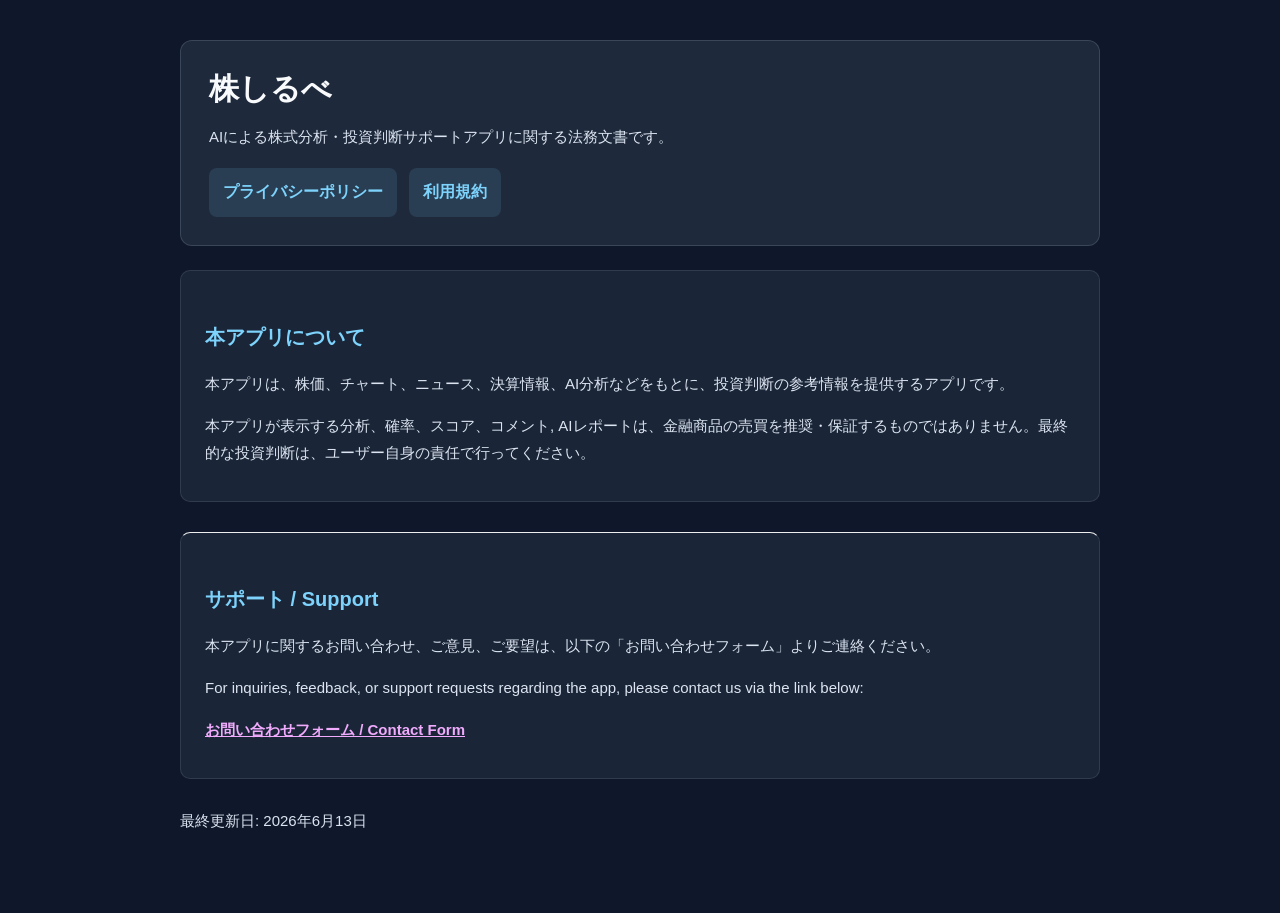
<file: index.html>
<!doctype html>
<html lang="ja">
<head>
  <meta charset="utf-8">
  <meta name="viewport" content="width=device-width, initial-scale=1">
  <title>株しるべ 法務文書</title>
  <link rel="stylesheet" href="styles.css">
</head>
<body>
  <main class="page">
    <header>
      <h1>株しるべ</h1>
      <p>AIによる株式分析・投資判断サポートアプリに関する法務文書です。</p>
      <nav>
        <a href="privacy.html">プライバシーポリシー</a>
        <a href="terms.html">利用規約</a>
      </nav>
    </header>
    <section>
      <h2>本アプリについて</h2>
      <p>本アプリは、株価、チャート、ニュース、決算情報、AI分析などをもとに、投資判断の参考情報を提供するアプリです。</p>
      <p>本アプリが表示する分析、確率、スコア、コメント, AIレポートは、金融商品の売買を推奨・保証するものではありません。最終的な投資判断は、ユーザー自身の責任で行ってください。</p>
    </section>
    <section id="support" style="margin-top: 30px; padding-top: 20px; border-top: 1px solid #eee;">
      <h2>サポート / Support</h2>
      <p>本アプリに関するお問い合わせ、ご意見、ご要望は、以下の「お問い合わせフォーム」よりご連絡ください。</p>
      <p>For inquiries, feedback, or support requests regarding the app, please contact us via the link below:</p>
      <p><strong><a href="https://docs.google.com/forms/d/e/1FAIpQLSdlxMpCz5wvirp-X8LBdrJuT58UtP3eO8mkJsfrzm396mSUEQ/viewform" target="_blank" rel="noopener noreferrer">お問い合わせフォーム / Contact Form</a></strong></p>
    </section>
    <footer>
      <p>最終更新日: 2026年6月13日</p>
    </footer>
  </main>
</body>
</html>
</file>
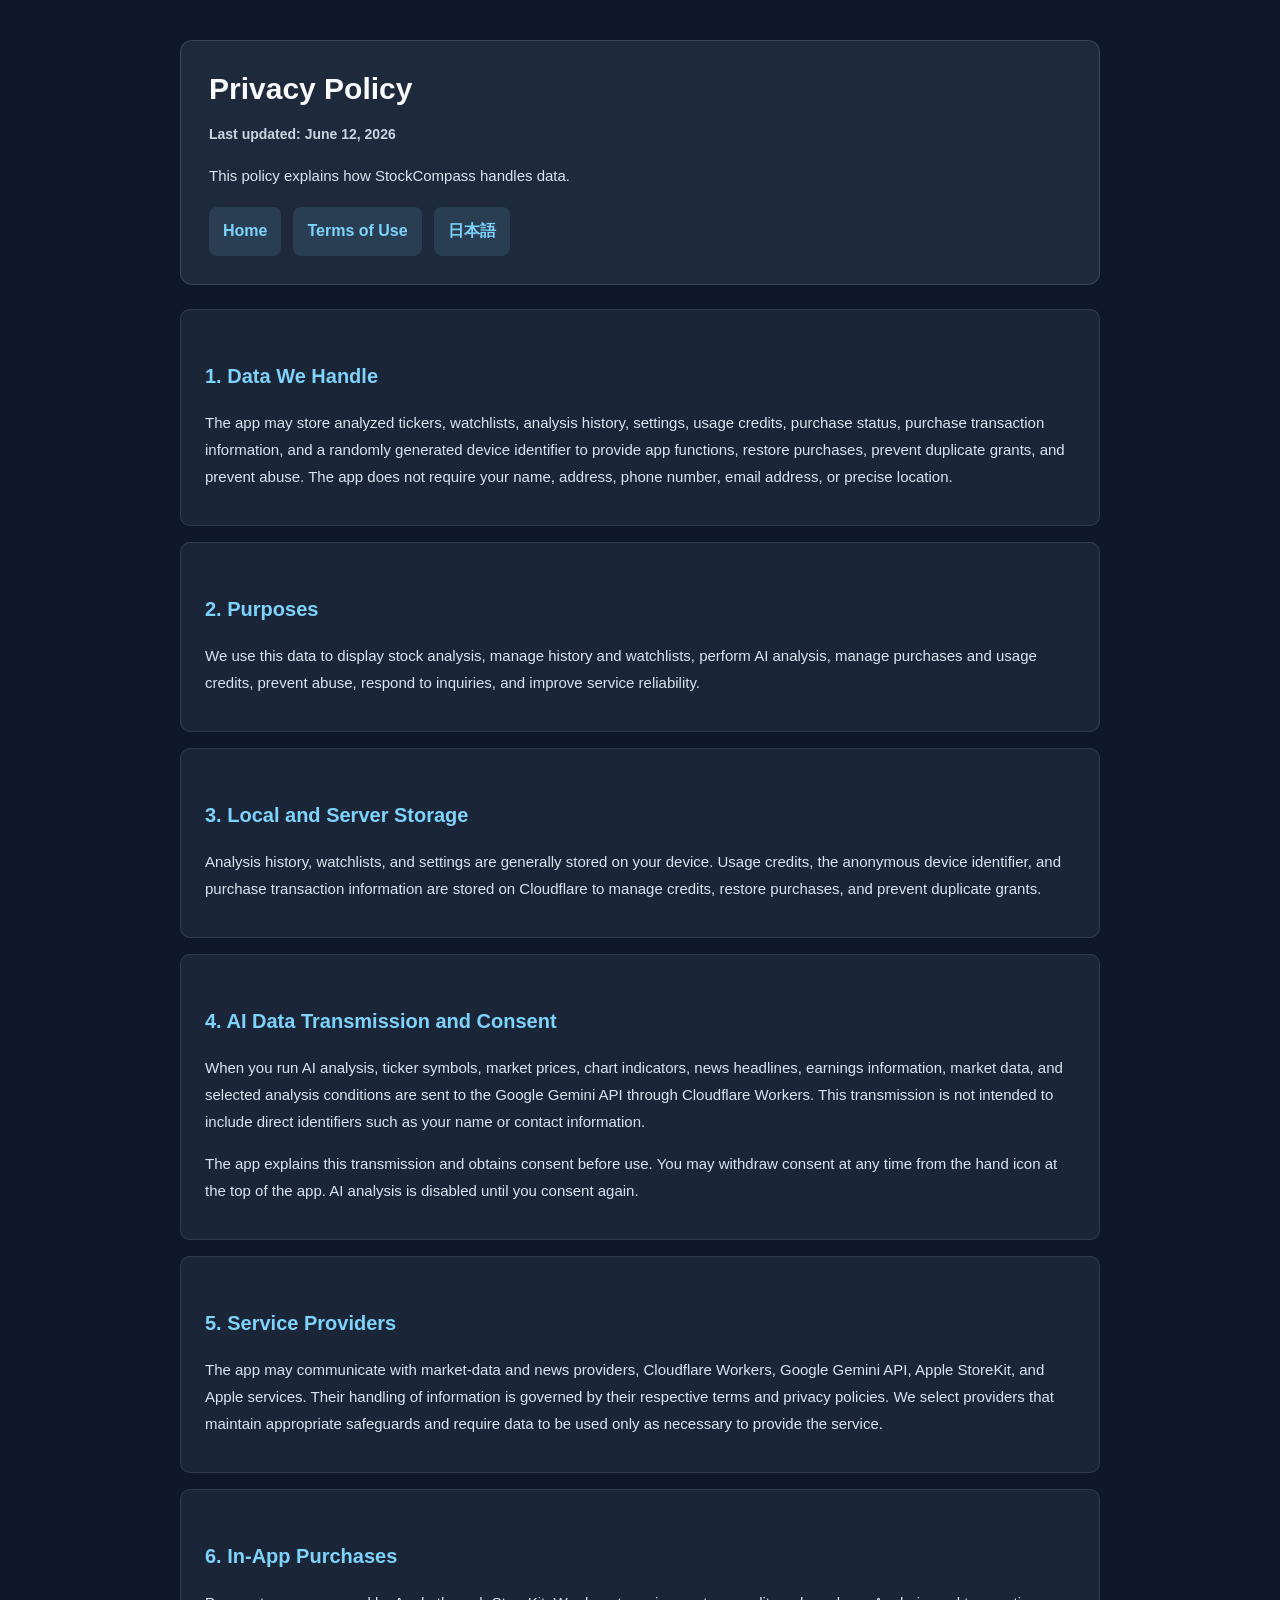
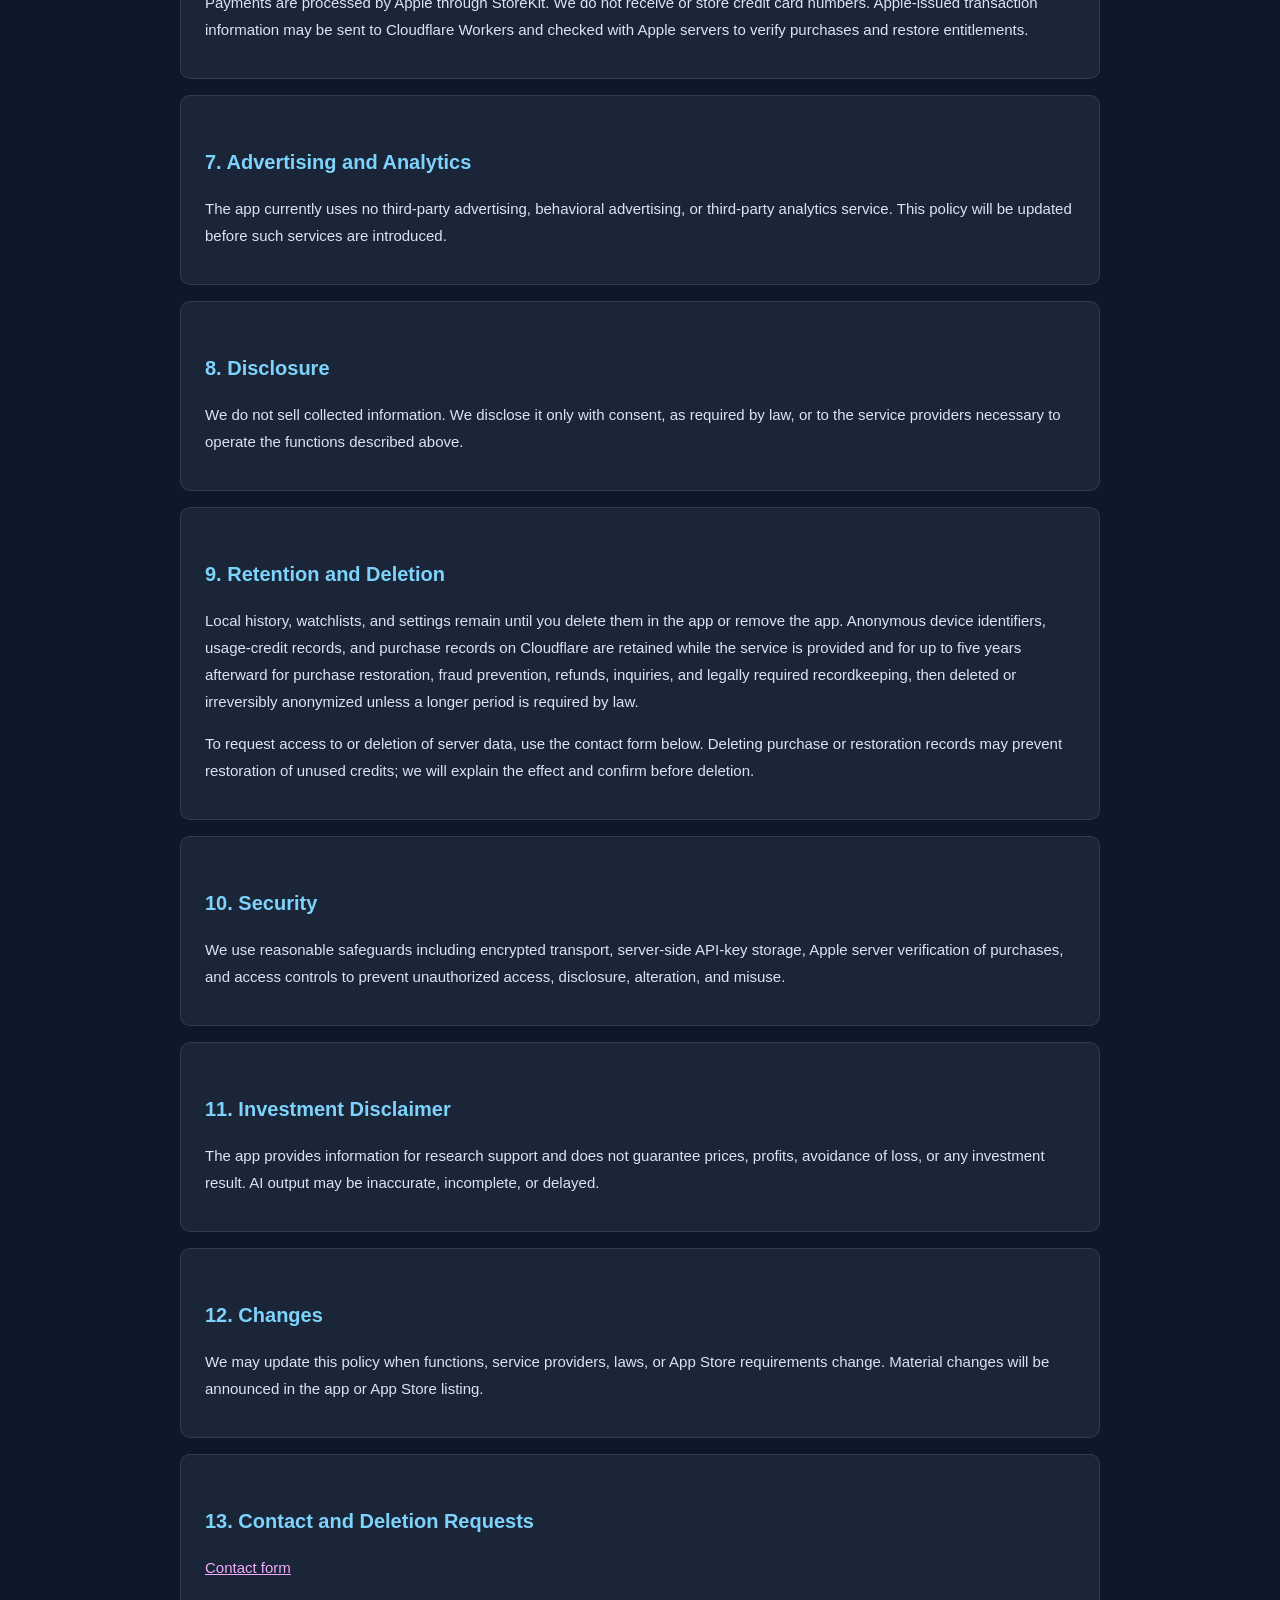
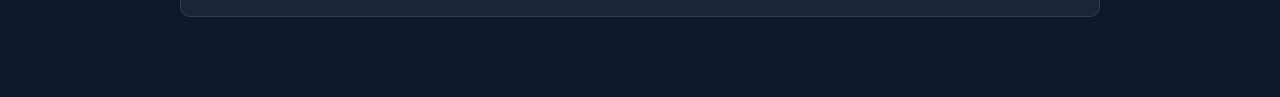
<file: privacy-en.html>
<!doctype html>
<html lang="en">
<head>
  <meta charset="utf-8">
  <meta name="viewport" content="width=device-width, initial-scale=1">
  <title>Privacy Policy - StockCompass</title>
  <link rel="stylesheet" href="styles.css">
</head>
<body>
  <main class="page">
    <header>
      <h1>Privacy Policy</h1>
      <p class="updated">Last updated: June 12, 2026</p>
      <p>This policy explains how StockCompass handles data.</p>
      <nav><a href="index.html">Home</a><a href="terms.html">Terms of Use</a><a href="privacy.html">日本語</a></nav>
    </header>

    <section><h2>1. Data We Handle</h2><p>The app may store analyzed tickers, watchlists, analysis history, settings, usage credits, purchase status, purchase transaction information, and a randomly generated device identifier to provide app functions, restore purchases, prevent duplicate grants, and prevent abuse. The app does not require your name, address, phone number, email address, or precise location.</p></section>
    <section><h2>2. Purposes</h2><p>We use this data to display stock analysis, manage history and watchlists, perform AI analysis, manage purchases and usage credits, prevent abuse, respond to inquiries, and improve service reliability.</p></section>
    <section><h2>3. Local and Server Storage</h2><p>Analysis history, watchlists, and settings are generally stored on your device. Usage credits, the anonymous device identifier, and purchase transaction information are stored on Cloudflare to manage credits, restore purchases, and prevent duplicate grants.</p></section>
    <section><h2>4. AI Data Transmission and Consent</h2><p>When you run AI analysis, ticker symbols, market prices, chart indicators, news headlines, earnings information, market data, and selected analysis conditions are sent to the Google Gemini API through Cloudflare Workers. This transmission is not intended to include direct identifiers such as your name or contact information.</p><p>The app explains this transmission and obtains consent before use. You may withdraw consent at any time from the hand icon at the top of the app. AI analysis is disabled until you consent again.</p></section>
    <section><h2>5. Service Providers</h2><p>The app may communicate with market-data and news providers, Cloudflare Workers, Google Gemini API, Apple StoreKit, and Apple services. Their handling of information is governed by their respective terms and privacy policies. We select providers that maintain appropriate safeguards and require data to be used only as necessary to provide the service.</p></section>
    <section><h2>6. In-App Purchases</h2><p>Payments are processed by Apple through StoreKit. We do not receive or store credit card numbers. Apple-issued transaction information may be sent to Cloudflare Workers and checked with Apple servers to verify purchases and restore entitlements.</p></section>
    <section><h2>7. Advertising and Analytics</h2><p>The app currently uses no third-party advertising, behavioral advertising, or third-party analytics service. This policy will be updated before such services are introduced.</p></section>
    <section><h2>8. Disclosure</h2><p>We do not sell collected information. We disclose it only with consent, as required by law, or to the service providers necessary to operate the functions described above.</p></section>
    <section><h2>9. Retention and Deletion</h2><p>Local history, watchlists, and settings remain until you delete them in the app or remove the app. Anonymous device identifiers, usage-credit records, and purchase records on Cloudflare are retained while the service is provided and for up to five years afterward for purchase restoration, fraud prevention, refunds, inquiries, and legally required recordkeeping, then deleted or irreversibly anonymized unless a longer period is required by law.</p><p>To request access to or deletion of server data, use the contact form below. Deleting purchase or restoration records may prevent restoration of unused credits; we will explain the effect and confirm before deletion.</p></section>
    <section><h2>10. Security</h2><p>We use reasonable safeguards including encrypted transport, server-side API-key storage, Apple server verification of purchases, and access controls to prevent unauthorized access, disclosure, alteration, and misuse.</p></section>
    <section><h2>11. Investment Disclaimer</h2><p>The app provides information for research support and does not guarantee prices, profits, avoidance of loss, or any investment result. AI output may be inaccurate, incomplete, or delayed.</p></section>
    <section><h2>12. Changes</h2><p>We may update this policy when functions, service providers, laws, or App Store requirements change. Material changes will be announced in the app or App Store listing.</p></section>
    <section><h2>13. Contact and Deletion Requests</h2><p><a href="https://docs.google.com/forms/d/e/1FAIpQLSdlxMpCz5wvirp-X8LBdrJuT58UtP3eO8mkJsfrzm396mSUEQ/viewform">Contact form</a></p></section>
  </main>
</body>
</html>
</file>
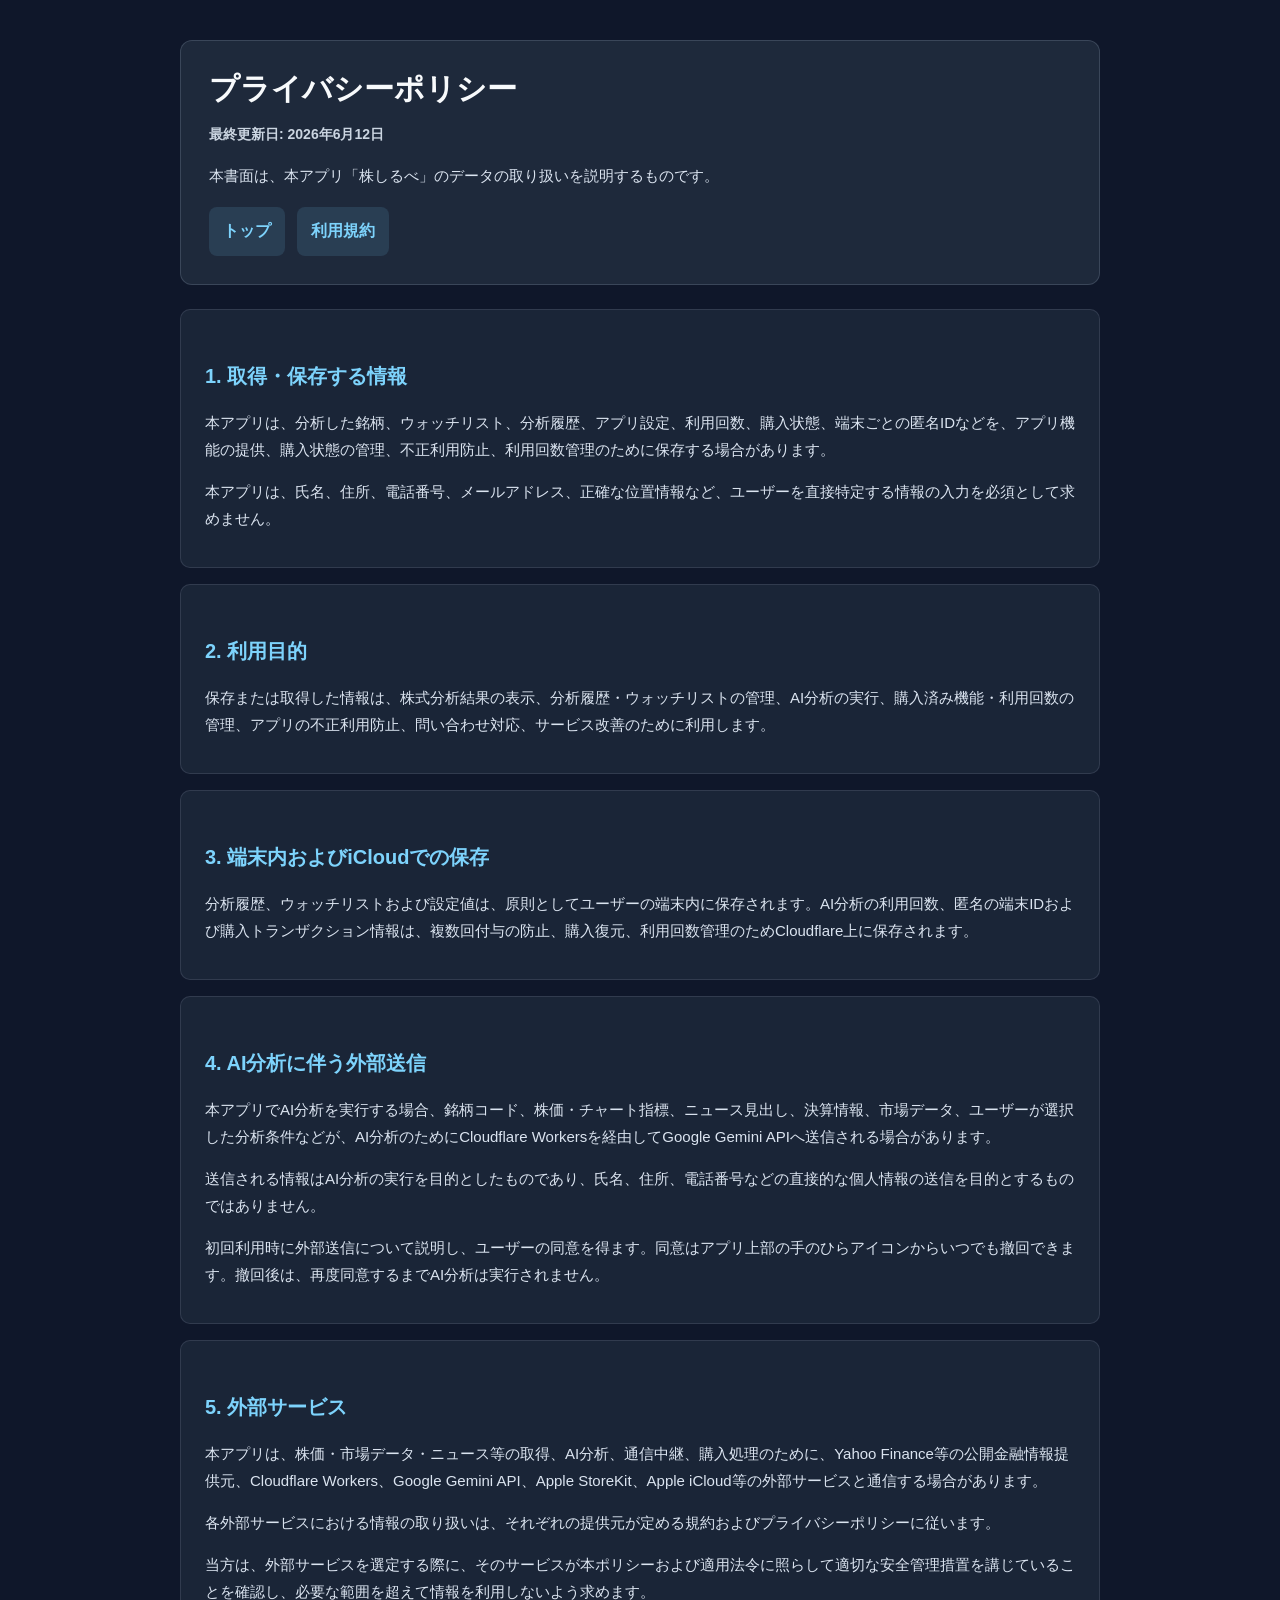
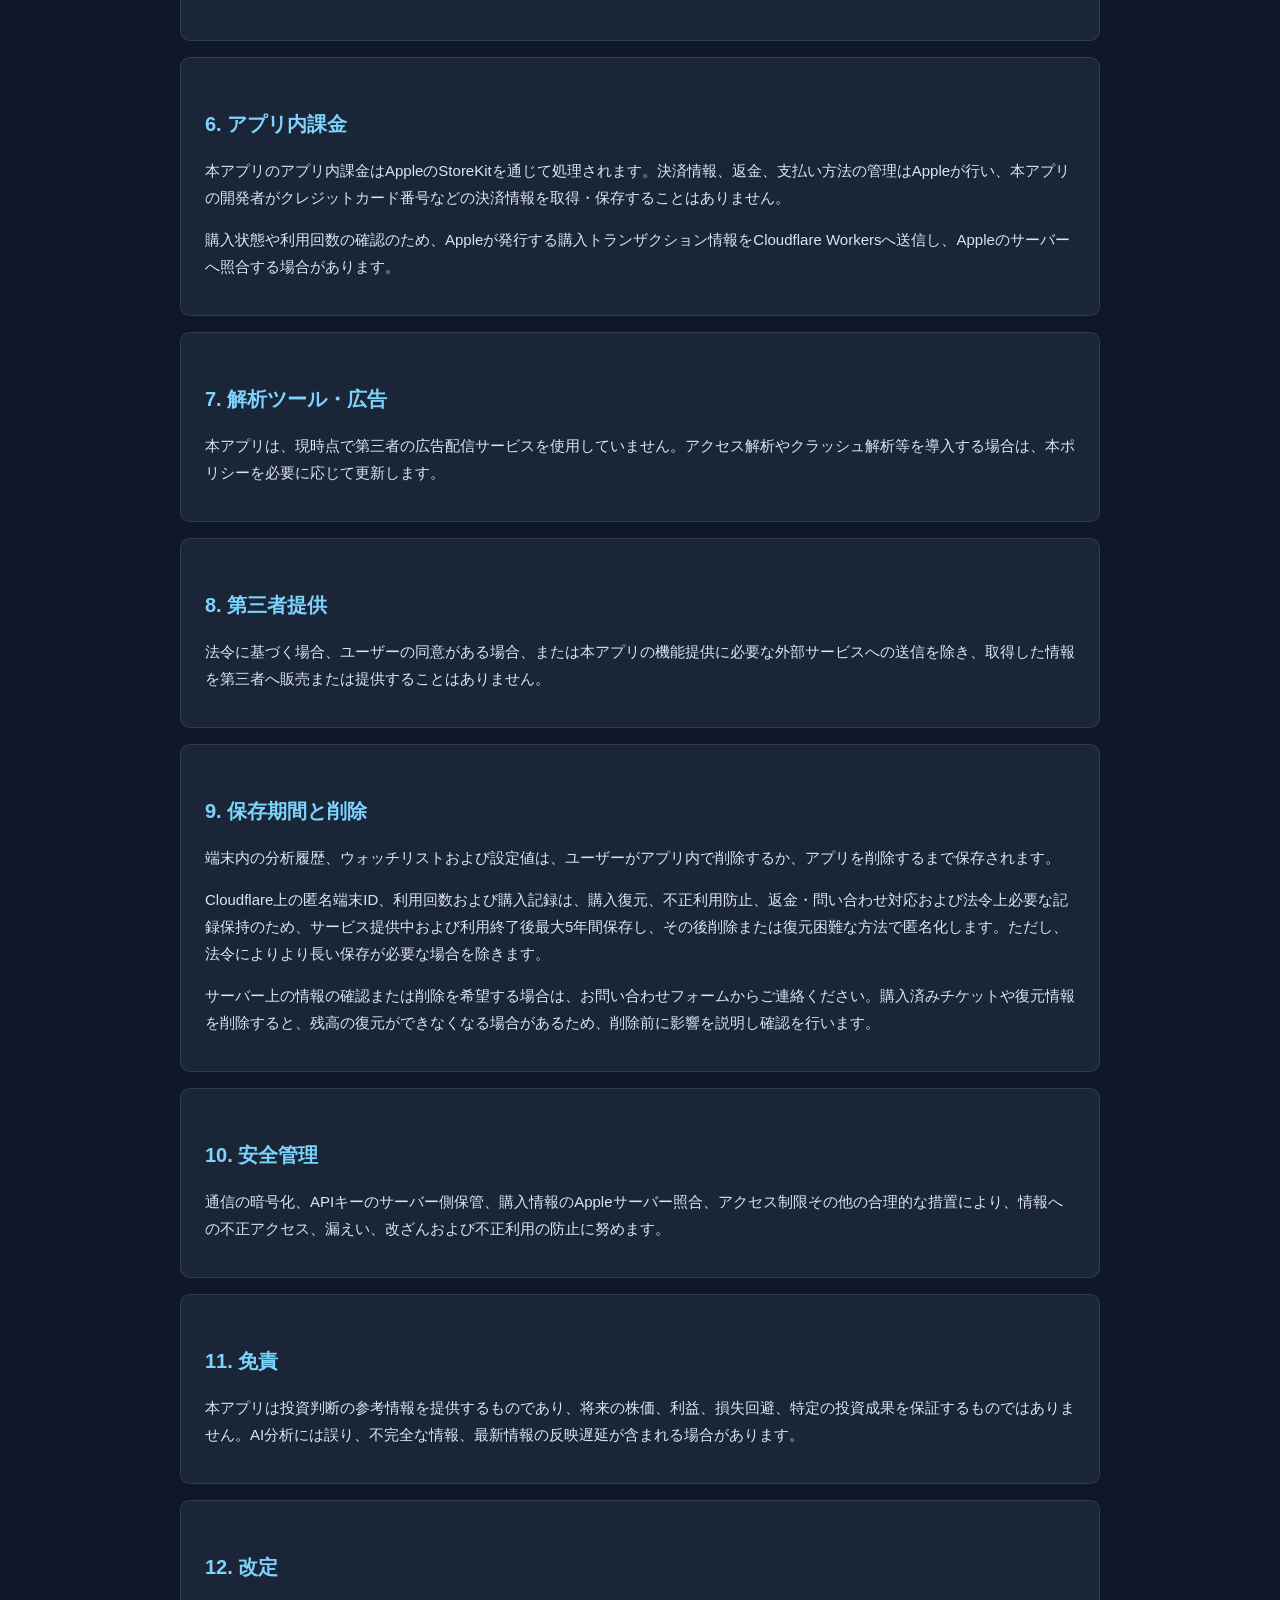
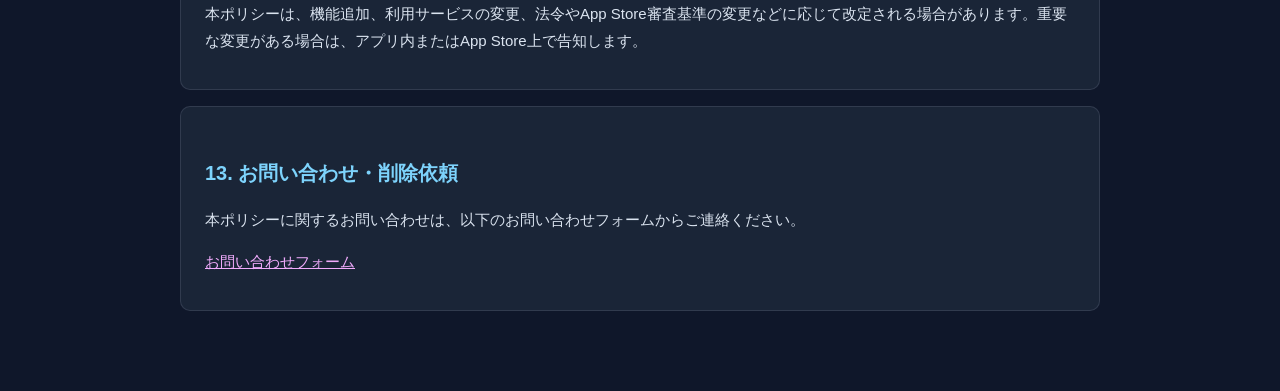
<file: privacy.html>
<!doctype html>
<html lang="ja">
<head>
  <meta charset="utf-8">
  <meta name="viewport" content="width=device-width, initial-scale=1">
  <title>プライバシーポリシー - 株しるべ</title>
  <link rel="stylesheet" href="styles.css">
</head>
<body>
  <main class="page">
    <header>
      <h1>プライバシーポリシー</h1>
      <p class="updated">最終更新日: 2026年6月12日</p>
      <p>本書面は、本アプリ「株しるべ」のデータの取り扱いを説明するものです。</p>
      <nav>
        <a href="index.html">トップ</a>
        <a href="terms.html">利用規約</a>
      </nav>
    </header>

    <section>
      <h2>1. 取得・保存する情報</h2>
      <p>本アプリは、分析した銘柄、ウォッチリスト、分析履歴、アプリ設定、利用回数、購入状態、端末ごとの匿名IDなどを、アプリ機能の提供、購入状態の管理、不正利用防止、利用回数管理のために保存する場合があります。</p>
      <p>本アプリは、氏名、住所、電話番号、メールアドレス、正確な位置情報など、ユーザーを直接特定する情報の入力を必須として求めません。</p>
    </section>

    <section>
      <h2>2. 利用目的</h2>
      <p>保存または取得した情報は、株式分析結果の表示、分析履歴・ウォッチリストの管理、AI分析の実行、購入済み機能・利用回数の管理、アプリの不正利用防止、問い合わせ対応、サービス改善のために利用します。</p>
    </section>

    <section>
      <h2>3. 端末内およびiCloudでの保存</h2>
      <p>分析履歴、ウォッチリストおよび設定値は、原則としてユーザーの端末内に保存されます。AI分析の利用回数、匿名の端末IDおよび購入トランザクション情報は、複数回付与の防止、購入復元、利用回数管理のためCloudflare上に保存されます。</p>
    </section>

    <section>
      <h2>4. AI分析に伴う外部送信</h2>
      <p>本アプリでAI分析を実行する場合、銘柄コード、株価・チャート指標、ニュース見出し、決算情報、市場データ、ユーザーが選択した分析条件などが、AI分析のためにCloudflare Workersを経由してGoogle Gemini APIへ送信される場合があります。</p>
      <p>送信される情報はAI分析の実行を目的としたものであり、氏名、住所、電話番号などの直接的な個人情報の送信を目的とするものではありません。</p>
      <p>初回利用時に外部送信について説明し、ユーザーの同意を得ます。同意はアプリ上部の手のひらアイコンからいつでも撤回できます。撤回後は、再度同意するまでAI分析は実行されません。</p>
    </section>

    <section>
      <h2>5. 外部サービス</h2>
      <p>本アプリは、株価・市場データ・ニュース等の取得、AI分析、通信中継、購入処理のために、Yahoo Finance等の公開金融情報提供元、Cloudflare Workers、Google Gemini API、Apple StoreKit、Apple iCloud等の外部サービスと通信する場合があります。</p>
      <p>各外部サービスにおける情報の取り扱いは、それぞれの提供元が定める規約およびプライバシーポリシーに従います。</p>
      <p>当方は、外部サービスを選定する際に、そのサービスが本ポリシーおよび適用法令に照らして適切な安全管理措置を講じていることを確認し、必要な範囲を超えて情報を利用しないよう求めます。</p>
    </section>

    <section>
      <h2>6. アプリ内課金</h2>
      <p>本アプリのアプリ内課金はAppleのStoreKitを通じて処理されます。決済情報、返金、支払い方法の管理はAppleが行い、本アプリの開発者がクレジットカード番号などの決済情報を取得・保存することはありません。</p>
      <p>購入状態や利用回数の確認のため、Appleが発行する購入トランザクション情報をCloudflare Workersへ送信し、Appleのサーバーへ照合する場合があります。</p>
    </section>

    <section>
      <h2>7. 解析ツール・広告</h2>
      <p>本アプリは、現時点で第三者の広告配信サービスを使用していません。アクセス解析やクラッシュ解析等を導入する場合は、本ポリシーを必要に応じて更新します。</p>
    </section>

    <section>
      <h2>8. 第三者提供</h2>
      <p>法令に基づく場合、ユーザーの同意がある場合、または本アプリの機能提供に必要な外部サービスへの送信を除き、取得した情報を第三者へ販売または提供することはありません。</p>
    </section>

    <section>
      <h2>9. 保存期間と削除</h2>
      <p>端末内の分析履歴、ウォッチリストおよび設定値は、ユーザーがアプリ内で削除するか、アプリを削除するまで保存されます。</p>
      <p>Cloudflare上の匿名端末ID、利用回数および購入記録は、購入復元、不正利用防止、返金・問い合わせ対応および法令上必要な記録保持のため、サービス提供中および利用終了後最大5年間保存し、その後削除または復元困難な方法で匿名化します。ただし、法令によりより長い保存が必要な場合を除きます。</p>
      <p>サーバー上の情報の確認または削除を希望する場合は、お問い合わせフォームからご連絡ください。購入済みチケットや復元情報を削除すると、残高の復元ができなくなる場合があるため、削除前に影響を説明し確認を行います。</p>
    </section>

    <section>
      <h2>10. 安全管理</h2>
      <p>通信の暗号化、APIキーのサーバー側保管、購入情報のAppleサーバー照合、アクセス制限その他の合理的な措置により、情報への不正アクセス、漏えい、改ざんおよび不正利用の防止に努めます。</p>
    </section>

    <section>
      <h2>11. 免責</h2>
      <p>本アプリは投資判断の参考情報を提供するものであり、将来の株価、利益、損失回避、特定の投資成果を保証するものではありません。AI分析には誤り、不完全な情報、最新情報の反映遅延が含まれる場合があります。</p>
    </section>

    <section>
      <h2>12. 改定</h2>
      <p>本ポリシーは、機能追加、利用サービスの変更、法令やApp Store審査基準の変更などに応じて改定される場合があります。重要な変更がある場合は、アプリ内またはApp Store上で告知します。</p>
    </section>

    <section>
      <h2>13. お問い合わせ・削除依頼</h2>
      <p>本ポリシーに関するお問い合わせは、以下のお問い合わせフォームからご連絡ください。</p>
      <p><a href="https://docs.google.com/forms/d/e/1FAIpQLSdlxMpCz5wvirp-X8LBdrJuT58UtP3eO8mkJsfrzm396mSUEQ/viewform">お問い合わせフォーム</a></p>
    </section>
  </main>
</body>
</html>
</file>
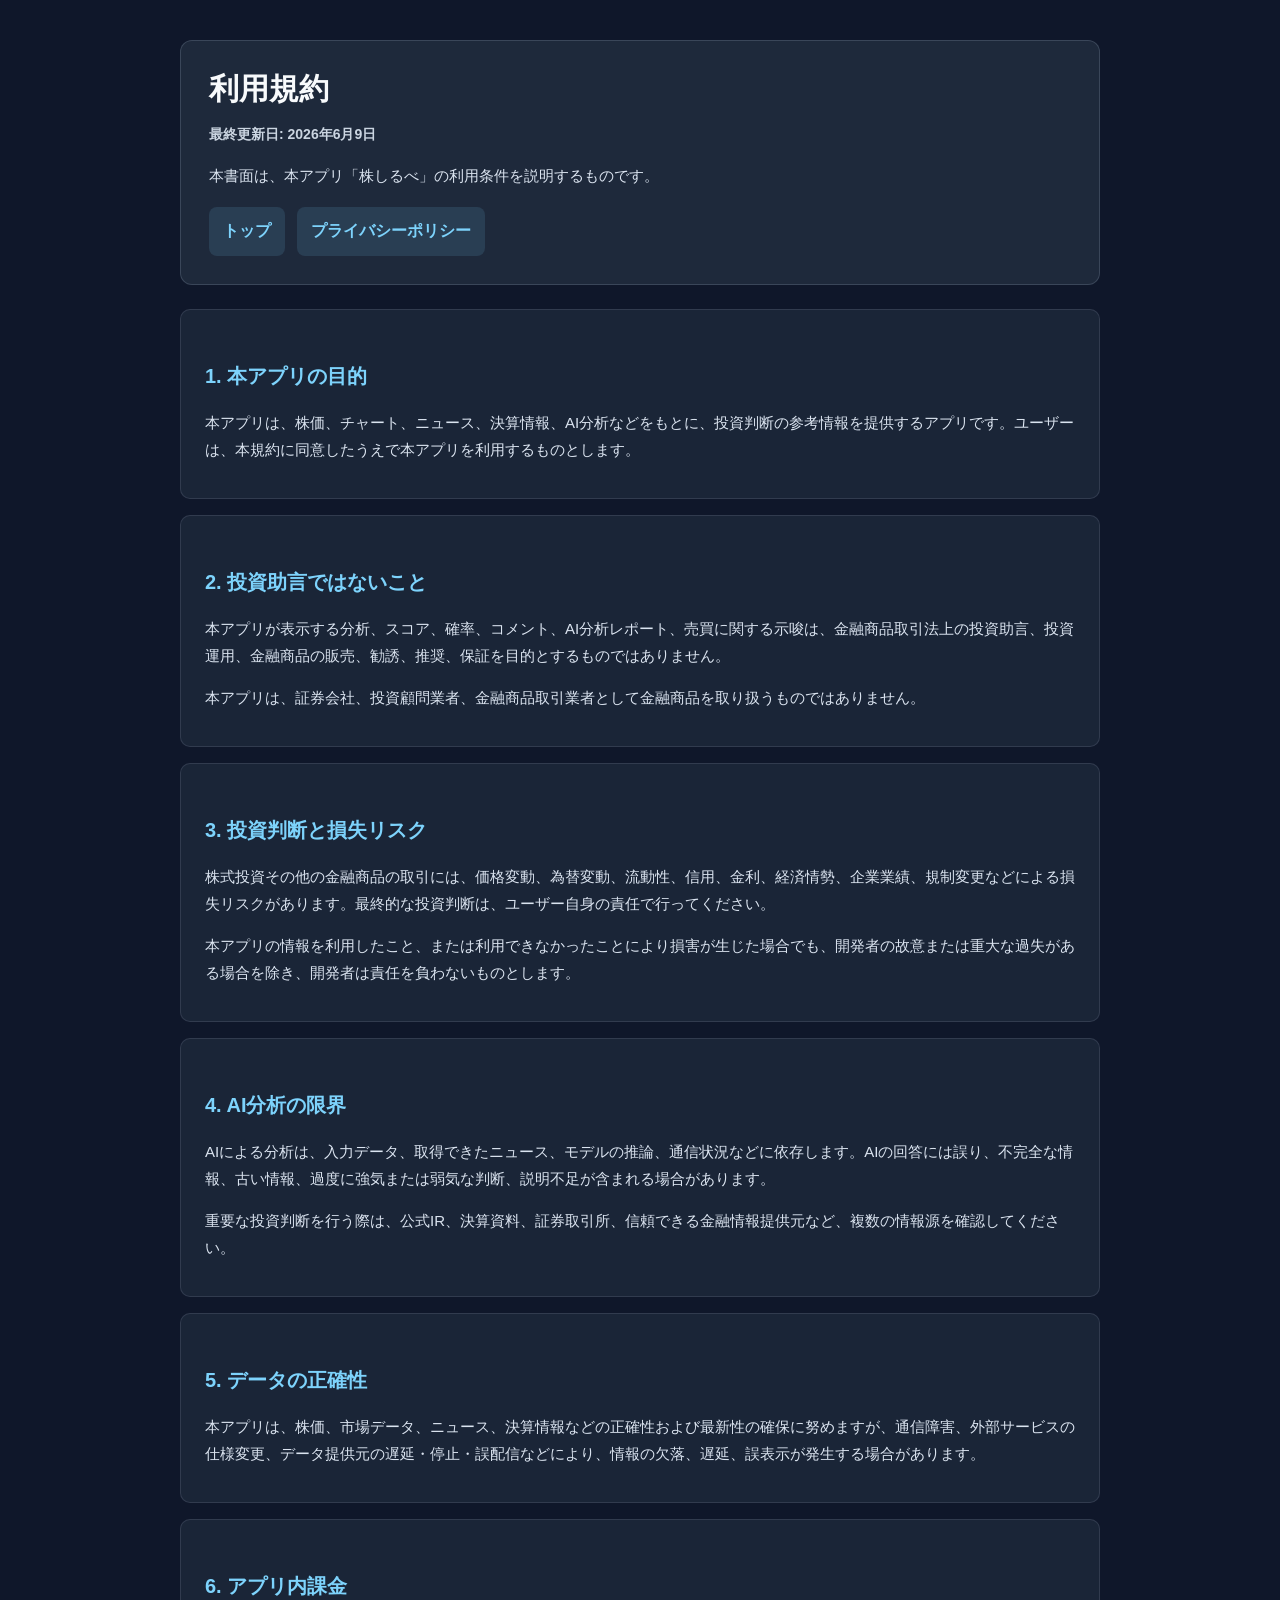
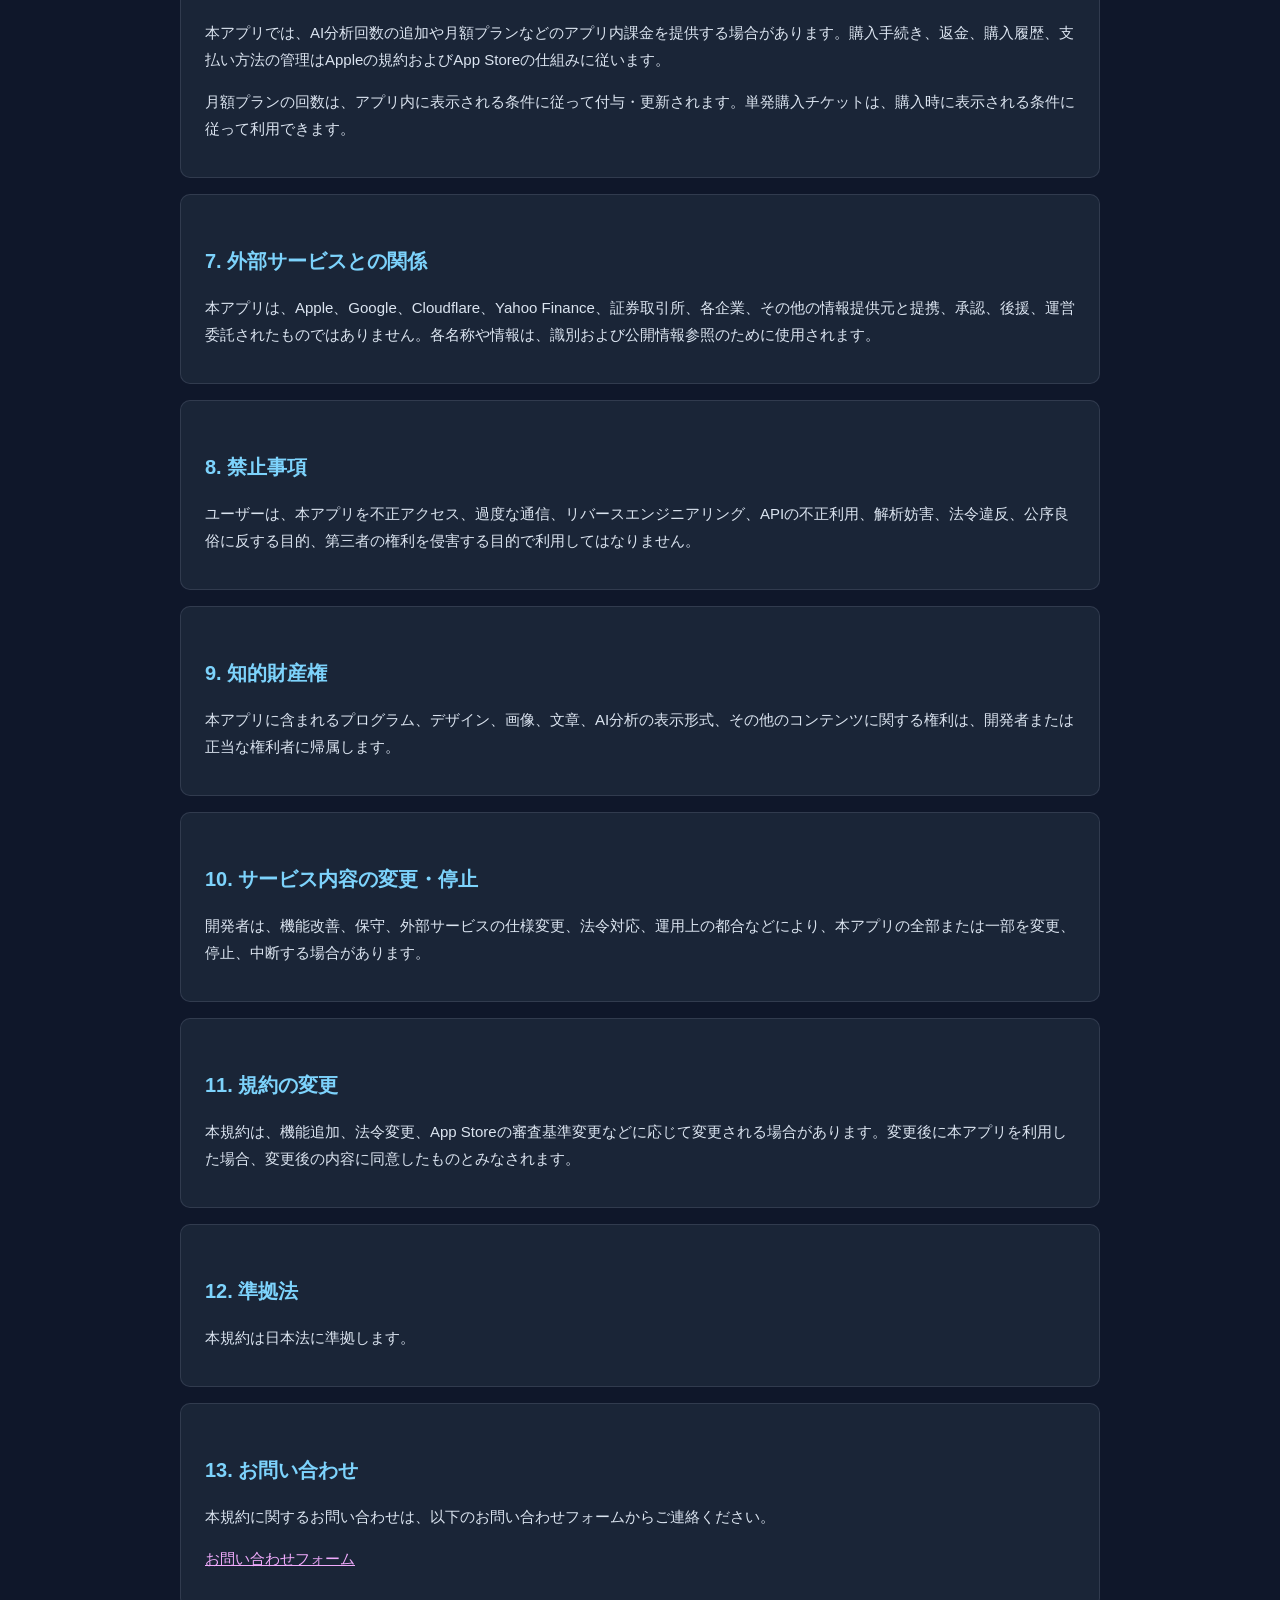
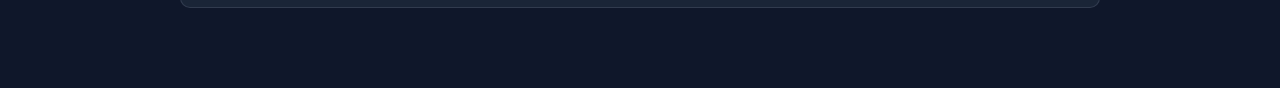
<file: terms.html>
<!doctype html>
<html lang="ja">
<head>
  <meta charset="utf-8">
  <meta name="viewport" content="width=device-width, initial-scale=1">
  <title>利用規約 - 株しるべ</title>
  <link rel="stylesheet" href="styles.css">
</head>
<body>
  <main class="page">
    <header>
      <h1>利用規約</h1>
      <p class="updated">最終更新日: 2026年6月9日</p>
      <p>本書面は、本アプリ「株しるべ」の利用条件を説明するものです。</p>
      <nav>
        <a href="index.html">トップ</a>
        <a href="privacy.html">プライバシーポリシー</a>
      </nav>
    </header>

    <section>
      <h2>1. 本アプリの目的</h2>
      <p>本アプリは、株価、チャート、ニュース、決算情報、AI分析などをもとに、投資判断の参考情報を提供するアプリです。ユーザーは、本規約に同意したうえで本アプリを利用するものとします。</p>
    </section>

    <section>
      <h2>2. 投資助言ではないこと</h2>
      <p>本アプリが表示する分析、スコア、確率、コメント、AI分析レポート、売買に関する示唆は、金融商品取引法上の投資助言、投資運用、金融商品の販売、勧誘、推奨、保証を目的とするものではありません。</p>
      <p>本アプリは、証券会社、投資顧問業者、金融商品取引業者として金融商品を取り扱うものではありません。</p>
    </section>

    <section>
      <h2>3. 投資判断と損失リスク</h2>
      <p>株式投資その他の金融商品の取引には、価格変動、為替変動、流動性、信用、金利、経済情勢、企業業績、規制変更などによる損失リスクがあります。最終的な投資判断は、ユーザー自身の責任で行ってください。</p>
      <p>本アプリの情報を利用したこと、または利用できなかったことにより損害が生じた場合でも、開発者の故意または重大な過失がある場合を除き、開発者は責任を負わないものとします。</p>
    </section>

    <section>
      <h2>4. AI分析の限界</h2>
      <p>AIによる分析は、入力データ、取得できたニュース、モデルの推論、通信状況などに依存します。AIの回答には誤り、不完全な情報、古い情報、過度に強気または弱気な判断、説明不足が含まれる場合があります。</p>
      <p>重要な投資判断を行う際は、公式IR、決算資料、証券取引所、信頼できる金融情報提供元など、複数の情報源を確認してください。</p>
    </section>

    <section>
      <h2>5. データの正確性</h2>
      <p>本アプリは、株価、市場データ、ニュース、決算情報などの正確性および最新性の確保に努めますが、通信障害、外部サービスの仕様変更、データ提供元の遅延・停止・誤配信などにより、情報の欠落、遅延、誤表示が発生する場合があります。</p>
    </section>

    <section>
      <h2>6. アプリ内課金</h2>
      <p>本アプリでは、AI分析回数の追加や月額プランなどのアプリ内課金を提供する場合があります。購入手続き、返金、購入履歴、支払い方法の管理はAppleの規約およびApp Storeの仕組みに従います。</p>
      <p>月額プランの回数は、アプリ内に表示される条件に従って付与・更新されます。単発購入チケットは、購入時に表示される条件に従って利用できます。</p>
    </section>

    <section>
      <h2>7. 外部サービスとの関係</h2>
      <p>本アプリは、Apple、Google、Cloudflare、Yahoo Finance、証券取引所、各企業、その他の情報提供元と提携、承認、後援、運営委託されたものではありません。各名称や情報は、識別および公開情報参照のために使用されます。</p>
    </section>

    <section>
      <h2>8. 禁止事項</h2>
      <p>ユーザーは、本アプリを不正アクセス、過度な通信、リバースエンジニアリング、APIの不正利用、解析妨害、法令違反、公序良俗に反する目的、第三者の権利を侵害する目的で利用してはなりません。</p>
    </section>

    <section>
      <h2>9. 知的財産権</h2>
      <p>本アプリに含まれるプログラム、デザイン、画像、文章、AI分析の表示形式、その他のコンテンツに関する権利は、開発者または正当な権利者に帰属します。</p>
    </section>

    <section>
      <h2>10. サービス内容の変更・停止</h2>
      <p>開発者は、機能改善、保守、外部サービスの仕様変更、法令対応、運用上の都合などにより、本アプリの全部または一部を変更、停止、中断する場合があります。</p>
    </section>

    <section>
      <h2>11. 規約の変更</h2>
      <p>本規約は、機能追加、法令変更、App Storeの審査基準変更などに応じて変更される場合があります。変更後に本アプリを利用した場合、変更後の内容に同意したものとみなされます。</p>
    </section>

    <section>
      <h2>12. 準拠法</h2>
      <p>本規約は日本法に準拠します。</p>
    </section>

    <section>
      <h2>13. お問い合わせ</h2>
      <p>本規約に関するお問い合わせは、以下のお問い合わせフォームからご連絡ください。</p>
      <p><a href="https://docs.google.com/forms/d/e/1FAIpQLSdlxMpCz5wvirp-X8LBdrJuT58UtP3eO8mkJsfrzm396mSUEQ/viewform">お問い合わせフォーム</a></p>
    </section>
  </main>
</body>
</html>
</file>
<file: styles.css>
* {
  box-sizing: border-box;
}

body {
  margin: 0;
  background: #0f172a;
  color: #f8fafc;
  font-family: -apple-system, BlinkMacSystemFont, "Hiragino Sans", "Yu Gothic", "YuGothic", "Meiryo", sans-serif;
  line-height: 1.8;
}

.page {
  width: min(920px, calc(100% - 32px));
  margin: 0 auto;
  padding: 40px 0 64px;
}

header {
  padding: 28px;
  background: #1e293b;
  border: 1px solid rgba(148, 163, 184, 0.24);
  border-radius: 12px;
  margin-bottom: 24px;
}

h1 {
  font-size: 30px;
  line-height: 1.3;
  margin: 0 0 8px;
}

h2 {
  font-size: 20px;
  margin: 28px 0 8px;
  color: #7dd3fc;
}

p,
li {
  color: #dbe4f0;
  font-size: 15px;
}

a {
  color: #f0abfc;
}

nav {
  display: flex;
  flex-wrap: wrap;
  gap: 12px;
  margin-top: 18px;
}

nav a,
.button {
  display: inline-block;
  padding: 10px 14px;
  border-radius: 8px;
  background: rgba(125, 211, 252, 0.12);
  color: #7dd3fc;
  font-weight: 700;
  text-decoration: none;
}

section {
  padding: 20px 24px;
  background: rgba(30, 41, 59, 0.82);
  border: 1px solid rgba(148, 163, 184, 0.18);
  border-radius: 10px;
  margin: 16px 0;
}

.updated {
  color: #cbd5e1;
  font-size: 14px;
  font-weight: 700;
}

footer {
  color: #94a3b8;
  font-size: 13px;
  margin-top: 28px;
}
</file>
